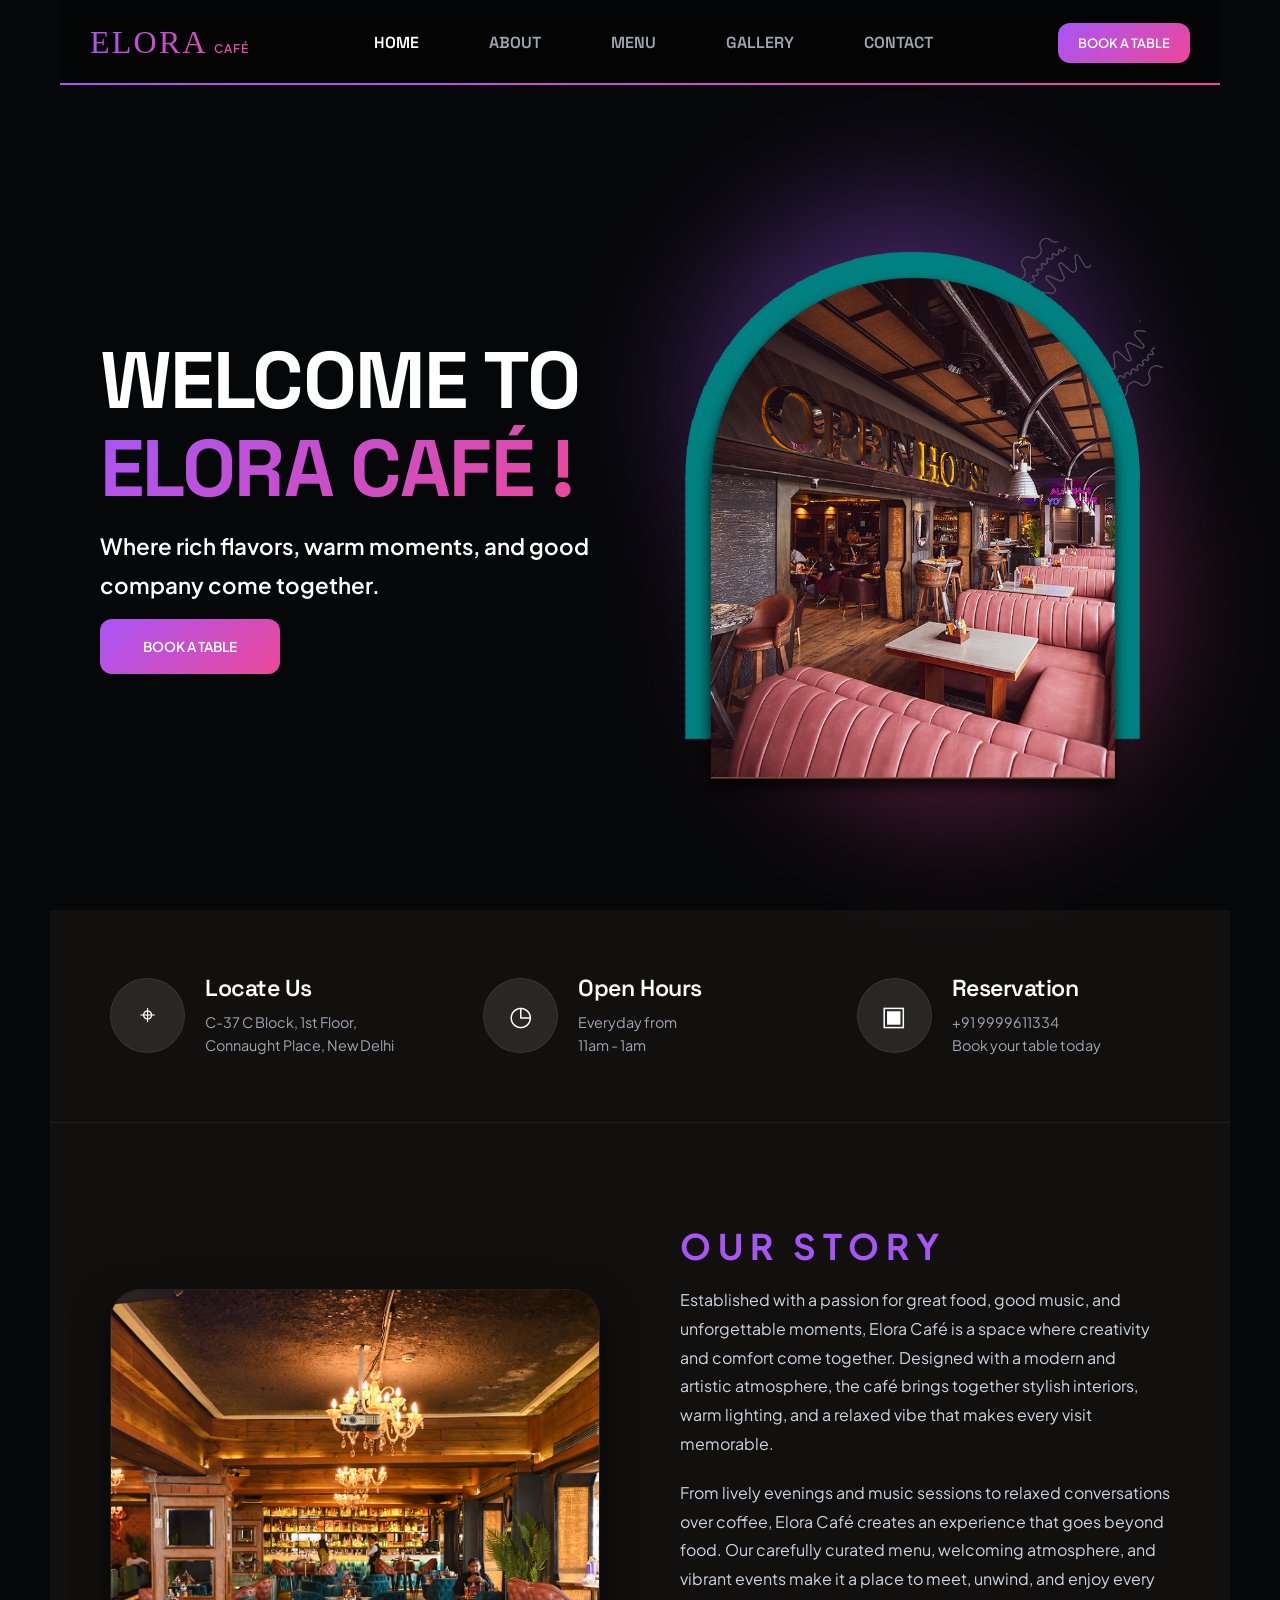
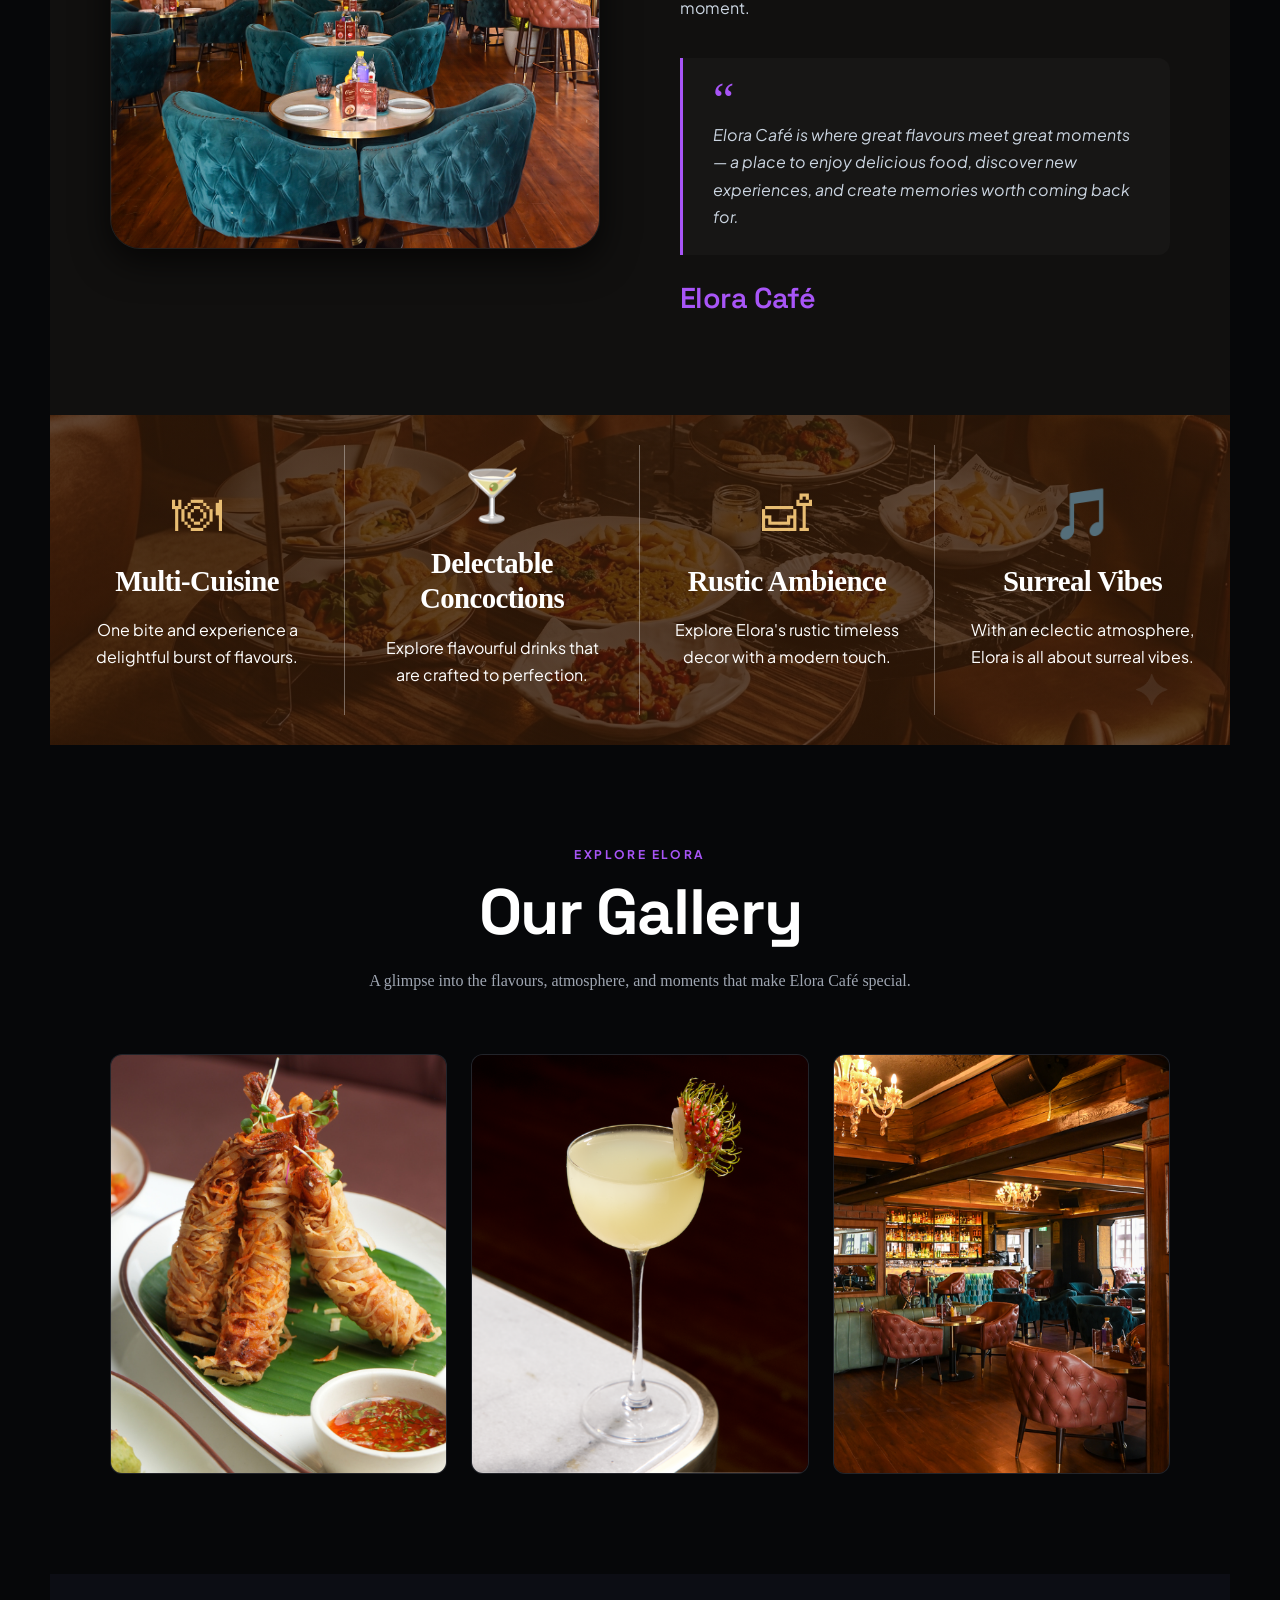
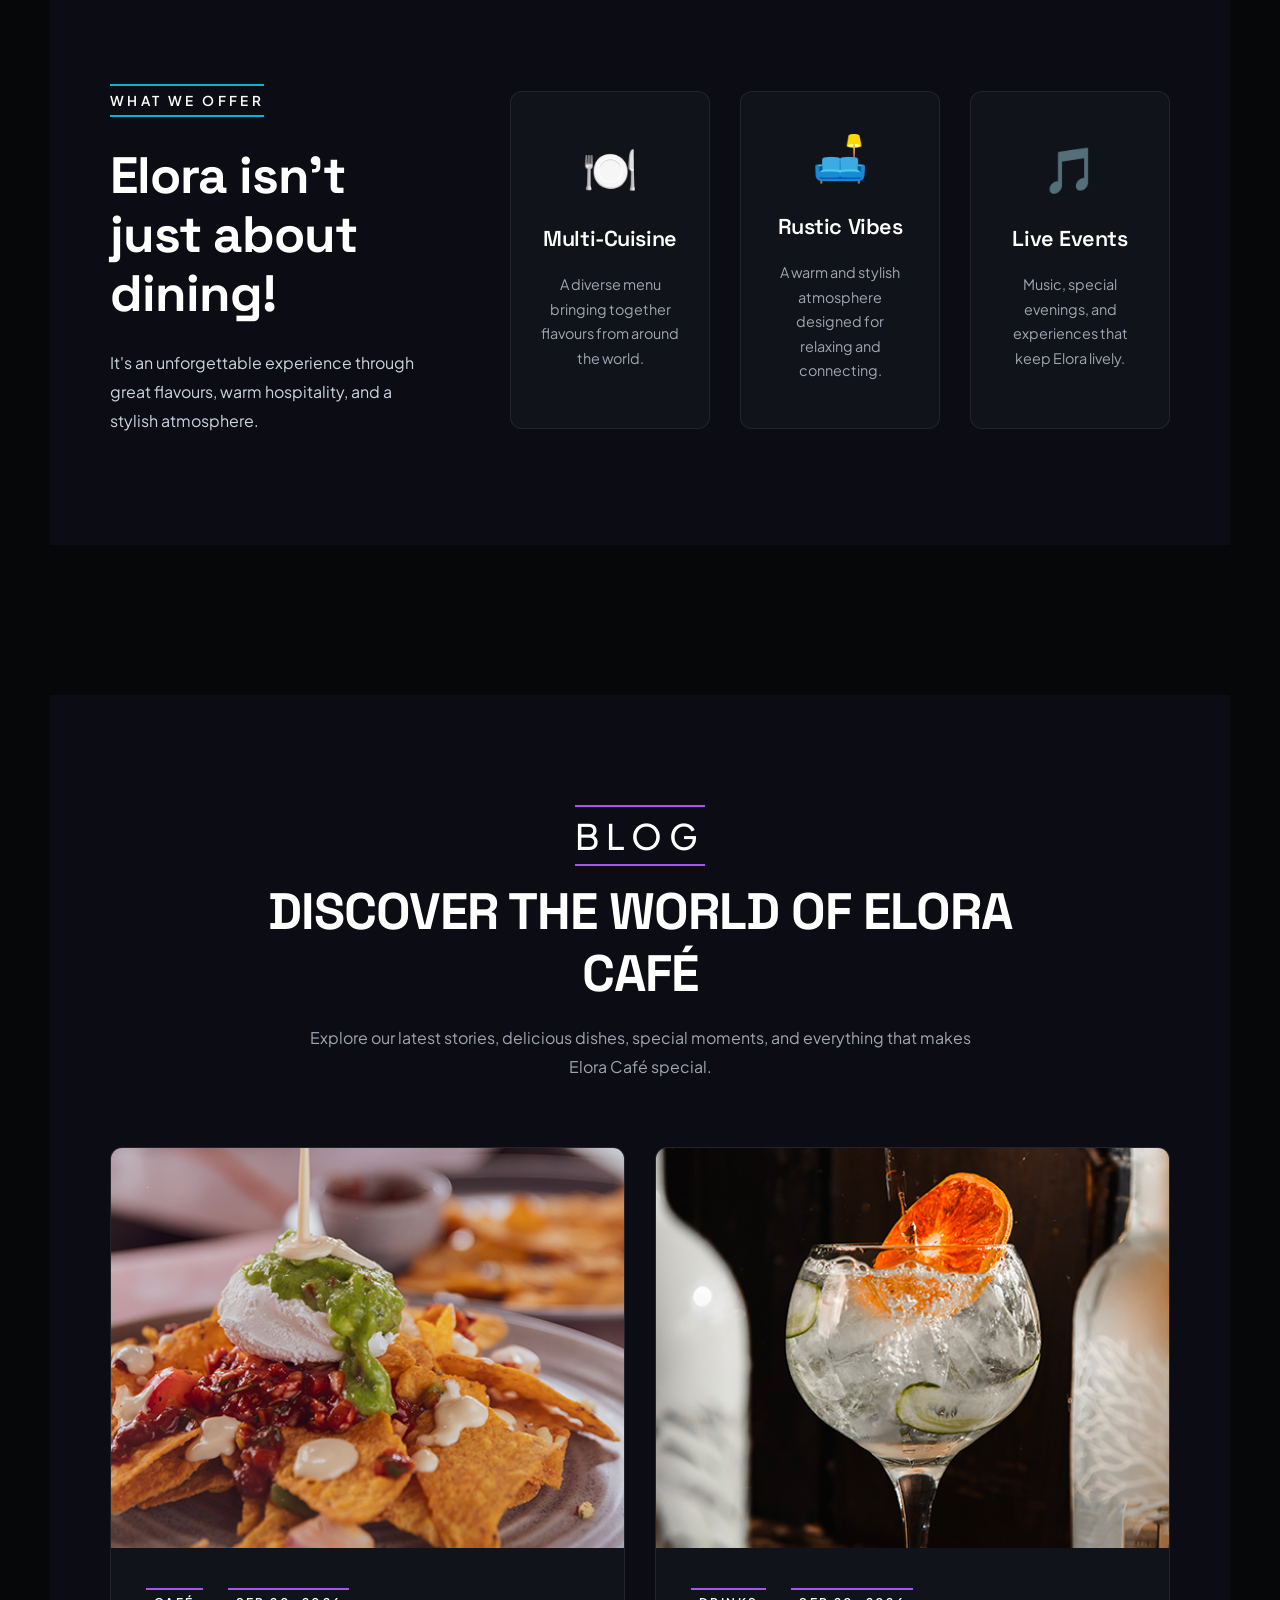
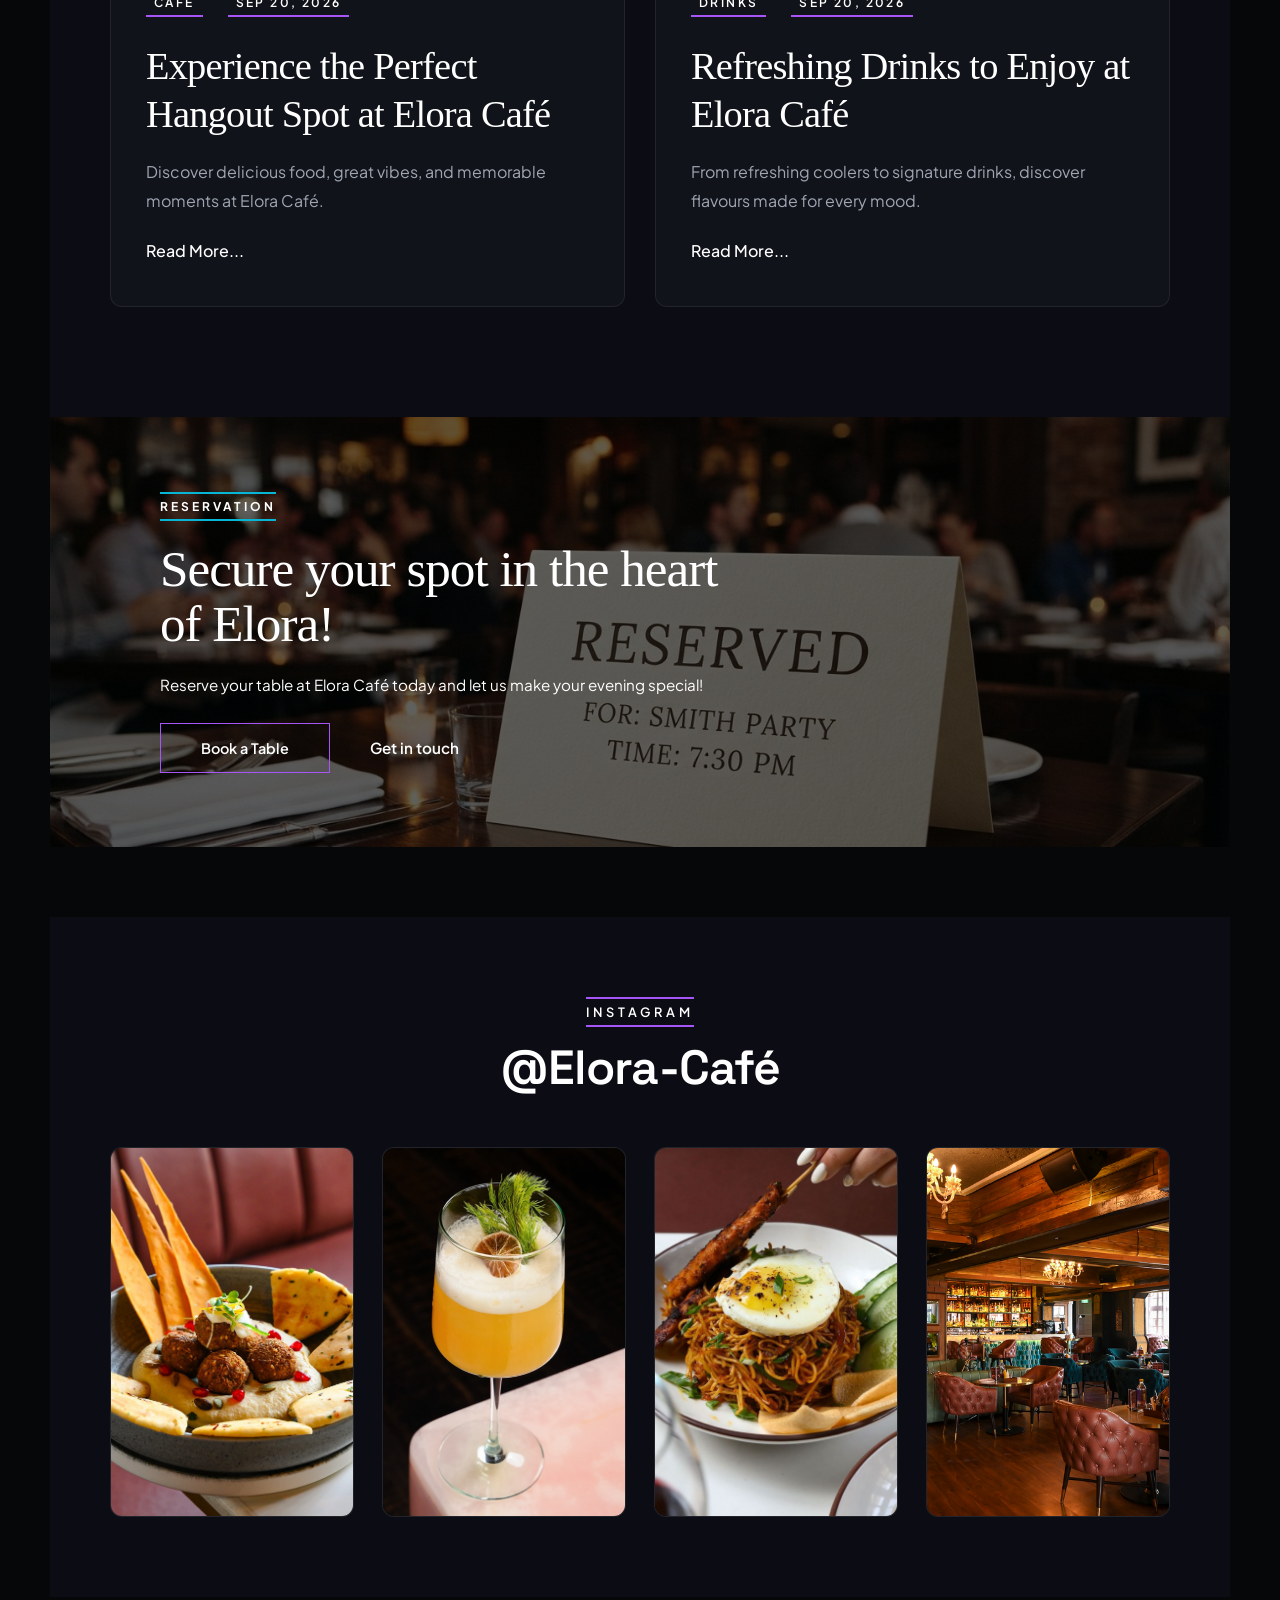
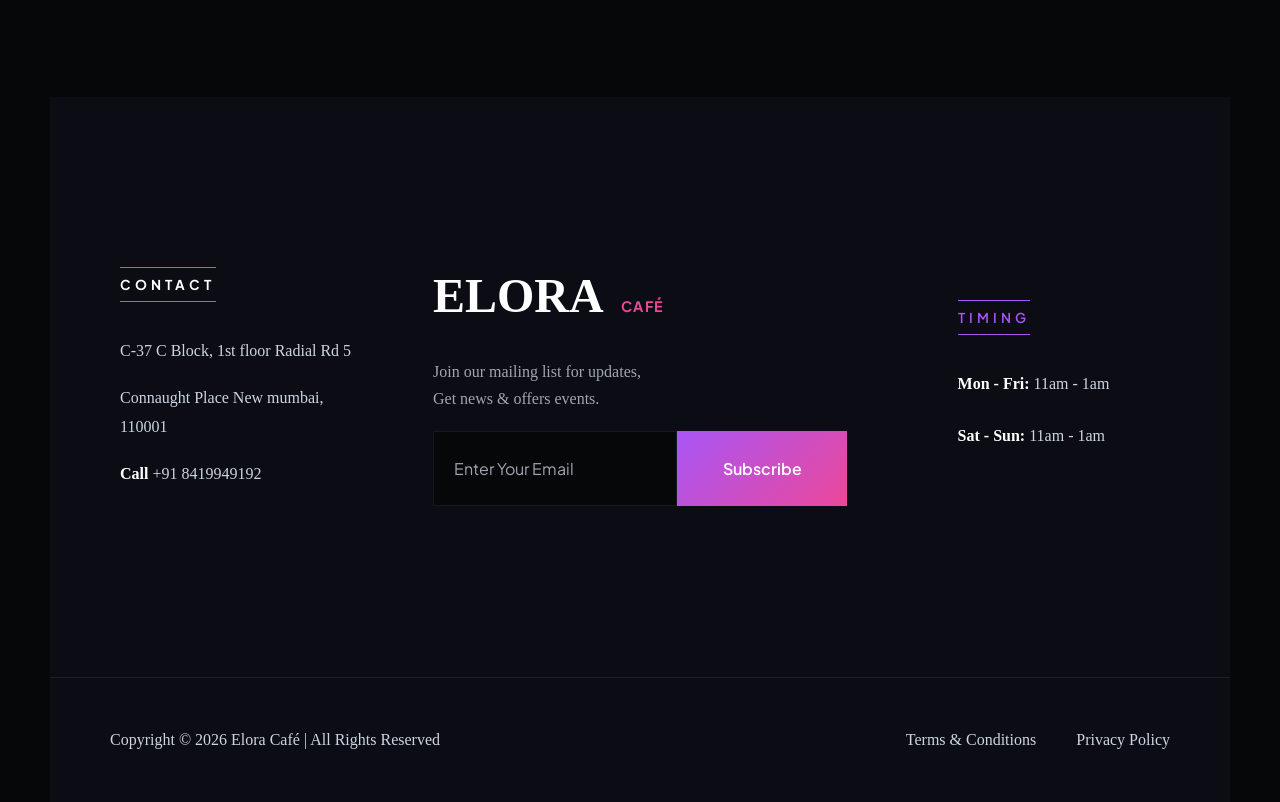
<file: index.html>
<!doctype html>
<html lang="en">
  <head>
    <meta charset="UTF-8" />
    <meta name="viewport" content="width=device-width, initial-scale=1.0" />
    <title>Elora Café</title>
    <link rel="stylesheet" href="style.css" />
  </head>
  <body>
    <header class="navbar">
      <a href="#" class="logo"> Elora<span>Café</span> </a>

      <nav class="nav">
        <a href="index.html" class="active">Home</a>
        <a href="about.html">About</a>
        <a href="menu.html">Menu</a>
        <a href="gallery.html">Gallery</a>
        <a href="contact.html">Contact</a>
      </nav>

      <a href="#reservation" class="header-btn"> Book a Table </a>
    </header>

   <main>  
<section id="hero">

        <div class="left-hero">
           <h1> Welcome to <br><span id="gradient-text">Elora Café !</span></h1>
          <p><strong>Where rich flavors, warm moments, and good company come together.
          </strong>
          </p>

          <a href="#reservation" id="hero-btn"> Book a Table </a>

        </div>

        <div class="right-hero">
          <div class="glow orb1"></div>
          <div class="glow orb2"></div>
          <img src="photo/banner1.png" alt="1" />
        </div>

</section>

    <section class="cafe-details">

    <div class="info-section">

        <div class="info-box">

            <div class="info-icon">
                ⌖
            </div>

            <div class="info-content">
                <h3>Locate Us</h3>

                <p>
                    C-37 C Block, 1st Floor,<br>
                    Connaught Place, New Delhi
                </p>
            </div>

        </div>


        <div class="info-box">

            <div class="info-icon">
                ◷
            </div>

            <div class="info-content">
                <h3>Open Hours</h3>

                <p>
                    Everyday from<br>
                    11am - 1am
                </p>
            </div>

        </div>


        <div class="info-box">

            <div class="info-icon">
                ▣
            </div>

            <div class="info-content">
                <h3>Reservation</h3>

                <p>
                    +91 9999611334<br>
                    Book your table today
                </p>
            </div>

        </div>

    </div>


    <!-- THE STORY -->

    <div class="story-section">

        <div class="story-image">

            <img
                src="photo/our-story.png"
                alt="Inside Elora Café"
            >

        </div>


        <div class="story-content">

            <span class="story-label">
                OUR STORY
            </span>

            <!-- <h2>
                The Story Behind<br>
                Elora Café
            </h2> -->

            <p>
               Established with a passion for great food, good music, and unforgettable moments, Elora Café is a space where creativity and comfort come together. Designed with a modern and artistic atmosphere, the café brings together stylish interiors, warm lighting, and a relaxed vibe that makes every visit memorable.
            </p>

            <p>
                From lively evenings and music sessions to relaxed conversations over coffee, Elora Café creates an experience that goes beyond food. Our carefully curated menu, welcoming atmosphere, and vibrant events make it a place to meet, unwind, and enjoy every moment.
            </p>

            <div class="story-quote">

                <span>“</span>

                <p>
                Elora Café is where great flavours meet great moments — a place to enjoy delicious food, discover new experiences, and create memories worth coming back for.
                </p>

            </div>

            <h3>
                Elora Café
            </h3>

        </div>

    </div>

</section>

<section class="cafe-highlights">

    <div class="highlight-item">

        <div class="highlight-icon">
            🍽
        </div>

        <h3>Multi-Cuisine</h3>

        <p>
            One bite and experience a delightful
            burst of flavours.
        </p>

    </div>


    <div class="highlight-item">

        <div class="highlight-icon">
            🍸
        </div>

        <h3>Delectable Concoctions</h3>

        <p>
            Explore flavourful drinks that are
            crafted to perfection.
        </p>

    </div>


    <div class="highlight-item">

        <div class="highlight-icon">
            🛋
        </div>

        <h3>Rustic Ambience</h3>

        <p>
            Explore Elora's rustic timeless
            decor with a modern touch.
        </p>

    </div>


    <div class="highlight-item">

        <div class="highlight-icon">
            🎵
        </div>

        <h3>Surreal Vibes</h3>

        <p>
            With an eclectic atmosphere, Elora
            is all about surreal vibes.
        </p>

    </div>

</section>

<section class="gallery-section" id="gallery">

    <div class="gallery-heading">

        <span>EXPLORE ELORA</span>

        <h2><a href="Gallery" > Our Gallery </a></h2>
      
        <p>
            A glimpse into the flavours, atmosphere,
            and moments that make Elora Café special.
        </p>

    </div>


    <div class="gallery-grid">

        <div class="gallery-item gallery-large">
          <img src="photo/Gallery.1.png" alt="Elora Café food Gallery">
           <figcaption> Gallery</figcaption>
          
        </div>

        <div class="gallery-item">
            <img src="photo/gallery11.png" alt="Elora Café interior Drinks">
                <figcaption>Drinks</figcaption>

        </div>

        <div class="gallery-item">
        <img src="photo/gallery21.png" alt="Elora Café dishes Ambience">
        <figcaption>Ambience</figcaption>

        </div>

    </div>

</section>

<section class="offer-section">

    <div class="offer-intro">

        <span>WHAT WE OFFER</span>

        <h2>
            Elora isn't just
            about dining!
        </h2>

        <p>
            It's an unforgettable experience through
            great flavours, warm hospitality, and
            a stylish atmosphere.
        </p>

    </div>


    <div class="offer-cards">

        <div class="offer-card">

            <div class="offer-icon">🍽️</div>

            <h3>Multi-Cuisine</h3>

            <p>
                A diverse menu bringing together
                flavours from around the world.
            </p>

        </div>


        <div class="offer-card">

            <div class="offer-icon">🛋️</div>

            <h3>Rustic Vibes</h3>

            <p>
                A warm and stylish atmosphere
                designed for relaxing and connecting.
            </p>

        </div>


        <div class="offer-card">

            <div class="offer-icon">🎵</div>

            <h3>Live Events</h3>

            <p>
                Music, special evenings, and experiences
                that keep Elora lively.
            </p>

        </div>

    </div>

</section>

<section class="blog-section" id="blog">

    <div class="blog-heading">

        <span>BLOG</span>

        <h2>Discover the World of Elora Café</h2>

        <p>
            Explore our latest stories, delicious dishes,
            special moments, and everything that makes
            Elora Café special.
        </p>

    </div>


    <div class="blog-grid">

        <!-- BLOG CARD 1 -->

        <article class="blog-card">

            <div class="blog-image">
                <img src="photo/blog1.jpg" alt="Elora Café food">
            </div>

            <div class="blog-content">

                <div class="blog-meta">
                    <span>CAFÉ</span>
                    <span>SEP 20, 2026</span>
                </div>

                <h3>
                    Experience the Perfect Hangout
                    Spot at Elora Café
                </h3>

                <p>
                    Discover delicious food, great vibes,
                    and memorable moments at Elora Café.
                </p>

                <a href="#" class="blog-read">
                    Read More...
                </a>

            </div>

        </article>


        <!-- BLOG CARD 2 -->

        <article class="blog-card">

            <div class="blog-image">
                <img src="photo/blog2.jpg" alt="Elora Café drinks">
            </div>

            <div class="blog-content">

                <div class="blog-meta">
                    <span>DRINKS</span>
                    <span>SEP 20, 2026</span>
                </div>

                <h3>
                    Refreshing Drinks to Enjoy
                    at Elora Café
                </h3>

                <p>
                    From refreshing coolers to signature
                    drinks, discover flavours made for every mood.
                </p>

                <a href="#" class="blog-read">
                    Read More...
                </a>

            </div>

        </article>

    </div>

</section>

<section class="reservation-section" id="reservation">

    <div class="reservation-content">

        <span class="reservation-label">RESERVATION</span>

        <h2>
            Secure your spot in
            the heart of Elora!
        </h2>

        <p>
            Reserve your table at Elora Café today
            and let us make your evening special!
        </p>

        <div class="reservation-actions">

            <a href="#" class="reservation-btn">
                Book a Table
            </a>

            <a href="#contact" class="reservation-contact">
                Get in touch
            </a>

        </div>

    </div>

</section>

<section class="instagram-section">

    <div class="instagram-heading">

        <span>INSTAGRAM</span>

        <h2>@Elora-Café</h2>

    </div>


    <div class="instagram-grid">

        <div class="instagram-item">
            <img src="photo/insta2.png" alt="Elora Café food">
        </div>

        <div class="instagram-item">
            <img src="photo/insta3.png" alt="Elora Café dish">
        </div>

        <div class="instagram-item">
            <img src="photo/instagram1.png" alt="Elora Café drink">
        </div>

        <div class="instagram-item">
            <img src="photo/gallery21.png" alt="Elora Café interior">
        </div>

    </div>

</section>
  </main>

<footer class="footer">

    <div class="footer-main">

        <div class="footer-contact">
            <span class="footer-title">CONTACT</span>

            <p>C-37 C Block, 1st floor Radial Rd 5</p>
            <p>Connaught Place New mumbai, 110001</p>
            <p><strong>Call</strong> +91 8419949192</p>
        </div>


        <div class="footer-center">

            <div class="footer-logo">
                ELORA <span>CAFÉ</span>
            </div>

            <p>
                Join our mailing list for updates,<br>
                Get news & offers events.
            </p>
<br>
            <form class="footer-form">
                <input type="email" placeholder="Enter Your Email">
                <button type="submit">Subscribe</button>
            </form>

        </div>


        <div class="footer-timing">

            <span class="footer-title">TIMING</span>

            <p><strong>Mon - Fri:</strong> 11am - 1am</p>
            <p><strong>Sat - Sun:</strong> 11am - 1am</p>

        </div>

    </div>


    <div class="footer-bottom">

        <p>
            Copyright © 2026 Elora Café | All Rights Reserved
        </p>

        <div class="footer-links">
            <a href="#">Terms & Conditions</a>
            <a href="#">Privacy Policy</a>
        </div>

    </div>

</footer>

    <script src="script.js"></script>
  </body>
</html>
</file>
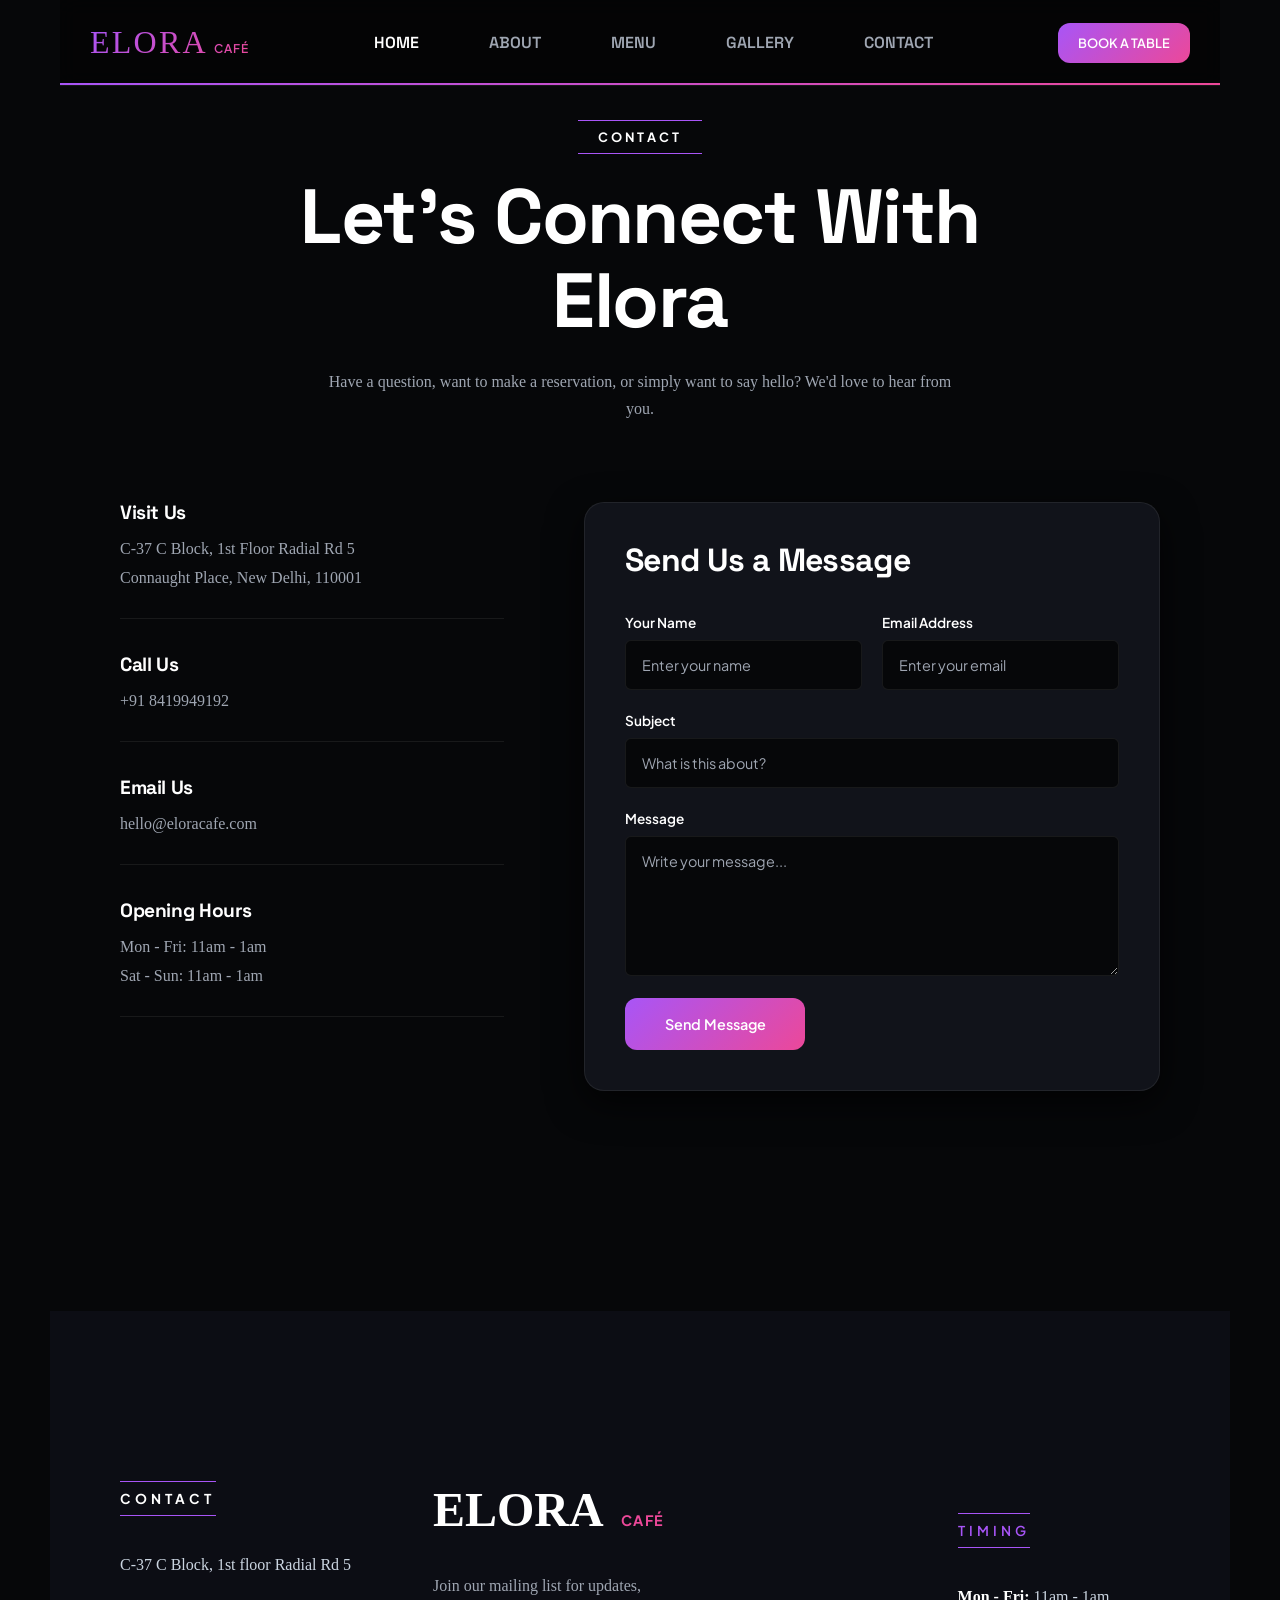
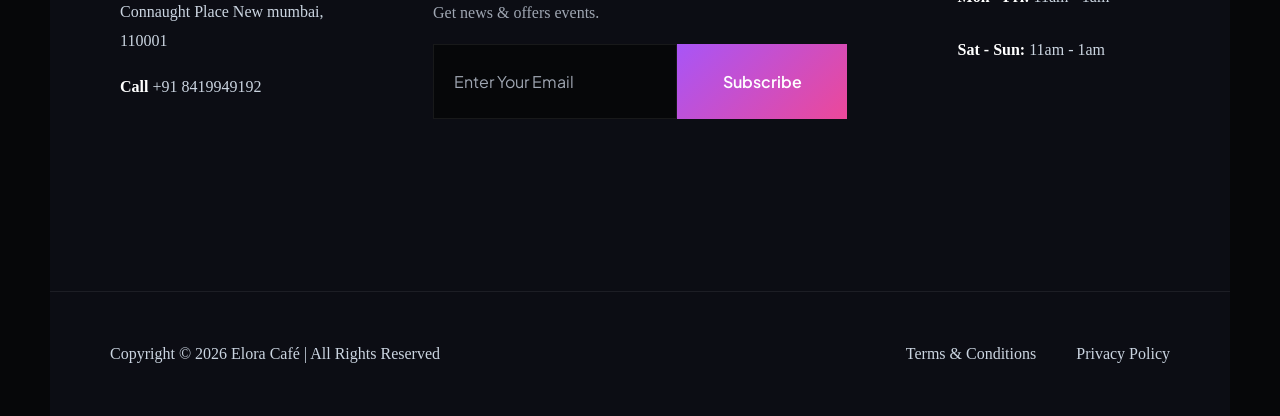
<file: contact.html>
<!DOCTYPE html>
<html lang="en">
<head>
    <meta charset="UTF-8">
    <meta name="viewport" content="width=device-width, initial-scale=1.0">
    <title>Document</title>
   <link rel="stylesheet" href="style.css" />
</head>
<body>
    <header class="navbar">
      <a href="#" class="logo"> Elora<span>Café</span> </a>

      <nav class="nav">
        <a href="index.html" class="active">Home</a>
        <a href="about.html">About</a>
        <a href="menu.html">Menu</a>
        <a href="gallery.html">Gallery</a>
        <a href="contact.html">Contact</a>
      </nav>

      <a href="#reservation" class="header-btn"> Book a Table </a>
    </header>

   <section class="contact-page" id="contact">

    <div class="contact-heading">
        <span>CONTACT</span>
        <h1>Let's Connect With Elora</h1>
        <p>
            Have a question, want to make a reservation, or simply want
            to say hello? We'd love to hear from you.
        </p>
    </div>

    <div class="contact-container">

        <!-- Contact Information -->
        <div class="contact-info">

            <div class="contact-box">
                <h3>Visit Us</h3>
                <p>
                    C-37 C Block, 1st Floor Radial Rd 5<br>
                    Connaught Place, New Delhi, 110001
                </p>
            </div>

            <div class="contact-box">
                <h3>Call Us</h3>
                <p>+91 8419949192</p>
            </div>

            <div class="contact-box">
                <h3>Email Us</h3>
                <p>hello@eloracafe.com</p>
            </div>

            <div class="contact-box">
                <h3>Opening Hours</h3>
                <p>
                    Mon - Fri: 11am - 1am<br>
                    Sat - Sun: 11am - 1am
                </p>
            </div>

        </div>


        <!-- Contact Form -->
        <div class="contact-form">

            <h2>Send Us a Message</h2>

            <form>

                <div class="form-row">

                    <div class="form-group">
                        <label for="name">Your Name</label>
                        <input
                            type="text"
                            id="name"
                            placeholder="Enter your name"
                        >
                    </div>

                    <div class="form-group">
                        <label for="email">Email Address</label>
                        <input
                            type="email"
                            id="email"
                            placeholder="Enter your email"
                        >
                    </div>

                </div>

                <div class="form-group">
                    <label for="subject">Subject</label>
                    <input
                        type="text"
                        id="subject"
                        placeholder="What is this about?"
                    >
                </div>

                <div class="form-group">
                    <label for="message">Message</label>
                    <textarea
                        id="message"
                        rows="6"
                        placeholder="Write your message..."
                    ></textarea>
                </div>

                <button type="submit" class="contact-btn">
                    Send Message
                </button>

            </form>

        </div>

    </div>

</section>

    <script src="script.js"></script>
<footer class="footer">

    <div class="footer-main">

        <div class="footer-contact">
            <span class="footer-title">CONTACT</span>

            <p>C-37 C Block, 1st floor Radial Rd 5</p>
            <p>Connaught Place New mumbai, 110001</p>
            <p><strong>Call</strong> +91 8419949192</p>
        </div>


        <div class="footer-center">

            <div class="footer-logo">
                ELORA <span>CAFÉ</span>
            </div>

            <p>
                Join our mailing list for updates,<br>
                Get news & offers events.
            </p>
<br>
            <form class="footer-form">
                <input type="email" placeholder="Enter Your Email">
                <button type="submit">Subscribe</button>
            </form>

        </div>


        <div class="footer-timing">

            <span class="footer-title">TIMING</span>

            <p><strong>Mon - Fri:</strong> 11am - 1am</p>
            <p><strong>Sat - Sun:</strong> 11am - 1am</p>

        </div>

    </div>


    <div class="footer-bottom">

        <p>
            Copyright © 2026 Elora Café | All Rights Reserved
        </p>

        <div class="footer-links">
            <a href="#">Terms & Conditions</a>
            <a href="#">Privacy Policy</a>
        </div>

    </div>

</footer>

</body>
</html>
</file>
<file: style.css>
@import url("https://fonts.googleapis.com/css2?family=Plus+Jakarta+Sans:wght@300;400;500;600;700;800&family=Space+Grotesk:wght@400;500;600;700;800&display=swap");

* {
  padding: 0;
  margin: 0;
  box-sizing: border-box;
}

:root {
  /* Brand Theme Colors */
  --color-primary: #a855f7;
  --color-primary-glow: rgba(168, 85, 247, 0.25);
  --color-secondary: #ec4899;
  --color-secondary-glow: rgba(236, 72, 153, 0.25);
  --color-accent: #06b6d4;

  /* Base & Layout Backgrounds */
  --color-bg-base: #060709;
  --color-bg-section: #0c0d14;
  --color-bg-footer: #161922;
  --color-surface: #11131a;
  --color-surface-muted: #1e212f;

  /* Borders */
  --color-border: rgba(255, 255, 255, 0.07);

  /* Typography Text Colors */
  --white: #ffffff;
  --color-text-body: #cbd5e1;
  --color-text-muted: #9fa6b2;
  --font-display: "Space Grotesk", sans-serif;
  --font-body: "Plus Jakarta Sans", sans-serif;
  --radius-sm: 6px;
  --radius-md: 12px;
  --radius-lg: 20px;
  --shadow-sm: 0 4px 12px rgba(0, 0, 0, 0.5);
  --shadow-md: 0 12px 36px rgba(0, 0, 0, 0.7);
  --shadow-lg: 0 24px 64px rgba(0, 0, 0, 0.9);
  --gradient-accent: linear-gradient(
    135deg,
    var(--color-primary) 0%,
    var(--color-secondary) 100%
  );
  --gradient-secondary: linear-gradient(
    135deg,
    var(--color-accent) 0%,
    #3b82f6 100%
  );
}

html {
  font-size: 16px;
}

h1,
h2,
h3,
h4,
h5,
h6 {
  font-family: var(--font-display);
  font-weight: 700;
  line-height: 1.1;
  letter-spacing: -0.02em;
  color: var(--white);
}

h1 {
  font-size: clamp(2.4rem, 6vw, 5rem);
}

h2 {
  font-size: clamp(1.8rem, 4vw, 3rem);
}

h3 {
  font-size: clamp(1.2rem, 2.5vw, 1.75rem);
}

h4 {
  font-size: 1.125rem;
  font-weight: 600;
}

p {
  font-size: 1rem;
  line-height: 1.7;
  color: var(--color-text-muted);
}

small {
  font-size: 0.8rem;
  color: var(--color-text-muted);
}

strong {
  color: var(--white);
  font-weight: 600;
}

em {
  color: var(--color-text-body);
}

ul {
  list-style: none;
}

a {
  /* color: inherit; */
  color: rgb(180, 175, 175);
  text-decoration: none;
}

body {
  background-color: var(--color-bg-base);
  padding: 0 50px;
  opacity: 1;
}

header {
  position: fixed;

  left: 60px;
  right: 60px;

  background-color: rgba(4, 4, 4, 0.604);
  backdrop-filter: blur(10px);
  -webkit-backdrop-filter: blur(10px);

  display: flex;
  justify-content: space-between;
  align-items: center;

  padding: 20px 30px;

  border-bottom: 1px solid var(--color-border);

  text-transform: uppercase;

  z-index: 10;
}

/* =========================
   LOGO
========================= */

.logo {
  font-size: 2rem;
  letter-spacing: 0.07em;
  background: var(--gradient-accent);
  background-clip: text;
  -webkit-background-clip: text;
  color: transparent;
  -webkit-text-fill-color: transparent;
}

.logo span {
  color: white;

  font-family: var(--font-body);
  font-size: 0.75rem;
  font-weight: 600;

  margin-left: 6px;
  letter-spacing: 0.08em;
}
/* =========================
   NAVIGATION
========================= */

.nav {
  display: flex;
  align-items: center;
  gap: 30px;
}

.nav a {
  font-family: var(--font-display);
  color: var(--color-text-muted);
  padding: 12px 20px;
  border-radius: var(--radius-sm);
  font-weight: 600;
  text-wrap: nowrap;
}

.nav a:hover {
  background-color: rgba(32, 31, 31, 0.605);
  color: var(--white);
}

.nav a::after {
  content: "";

  position: absolute;
  left: 0;
  bottom: 0;

  width: 0;
  height: 2px;

  background: var(--gradient-accent);

  transition: width 0.3s ease;
}

.nav a:hover::after,
.nav a.active::after {
  width: 100%;
}

.nav a.active {
  color: var(--white);
}

/* =========================
   BOOK A TABLE BUTTON
========================= */

.header-btn {
  display: inline-flex;
  align-items: center;
  justify-content: center;

  padding: 12px 20px;

  background: var(--gradient-accent);

  border-radius: var(--radius-md);

  color: var(--white);

  font-family: var(--font-body);
  font-size: 0.8rem;
  font-weight: 600;

  transition:
    transform 0.3s ease,
    box-shadow 0.3s ease;
}

.header-btn:hover {
  transform: translateY(-2px);

  box-shadow: 0 8px 25px var(--color-primary-glow);
}

@media (max-width: 800px) {
  header {
    left: 25px;
    right: 25px;
    padding: 18px 20px;
  }

  .nav {
    gap: 18px;
  }

  .nav a {
    font-size: 0.75rem;
  }

  .header-btn {
    padding: 10px 14px;
    font-size: 0.72rem;
  }
}

@media (max-width: 600px) {
  header {
    left: 15px;
    right: 15px;
    padding: 16px 18px;
  }

  .nav {
    display: none;
  }

  .logo {
    font-size: 1.3rem;
  }

  .header-btn {
    padding: 10px 14px;
  }
}

main {
  padding-top: 100px;
}

#hero {
  height: 90vh;
  display: flex;
  justify-content: space-between;
  align-items: center;
  padding: 80px 50px;
}

.left-hero {
  display: flex;
  flex-direction: column;
  gap: 15px;
  max-width: 690px;
}

.left-hero h1 {
  font-size: 5rem;
  text-transform: uppercase;
}

#gradient-text {
  background: var(--gradient-accent);
  background-clip: text;
  -webkit-background-clip: text;
  color: transparent;
  -webkit-text-fill-color: transparent;
}

#hero p {
  font-size: 1.4rem;
  font-family: var(--font-body);
}

#hero-btn {
  width: 180px;
  height: 55px;

  display: inline-flex;
  align-items: center;
  justify-content: center;

  background: var(--gradient-accent);
  color: var(--white);

  border-radius: var(--radius-md);

  font-family: var(--font-body);
  font-size: 0.85rem;
  font-weight: 600;

  text-transform: uppercase;

  transition:
    transform 0.3s ease,
    box-shadow 0.3s ease;
}

#hero-btn:hover {
  transform: translateY(-2px);
  box-shadow: 0 8px 25px var(--color-primary-glow);
}

/* =========================
   RIGHT HERO
========================= */

.right-hero {
  flex: 1;

  display: flex;
  justify-content: flex-end;
  align-items: center;

  height: 600px;

  position: relative;

  overflow: visible;
}

/* =========================
   HERO IMAGE
========================= */

.right-hero img {
  width: 500px;
  height: 600px;

  object-fit: cover;
  object-position: center;

  display: block;

  position: relative;
  z-index: 2;

  border-radius: 250px 250px 0 0;

  border: 1px solid transparent;

  transition:
    transform 0.3s ease,
    border 0.3s ease,
    box-shadow 0.3s ease;

  animation: figure-animate 4s ease-in-out infinite alternate;
}

/* =========================
   IMAGE HOVER
========================= */

.right-hero img:hover {
  transform: scale(1.02);

  border: 1px solid var(--color-primary);

  box-shadow: var(--shadow-lg);
}

/* =========================
   IMAGE FLOAT ANIMATION
========================= */

@keyframes figure-animate {
  0% {
    transform: translateY(0);
  }

  100% {
    transform: translateY(-20px);
  }
}

/* =========================
   GLOW ORBS
========================= */

.glow {
  width: 400px;
  height: 400px;

  position: absolute;

  border-radius: 50%;

  filter: blur(70px);

  opacity: 0.4;

  z-index: 1;

  pointer-events: none;

  animation: orb-animate 6s ease-in-out infinite alternate;
}

/* =========================
   GLOW ANIMATION
========================= */

@keyframes orb-animate {
  0% {
    opacity: 0.25;
    transform: scale(0.9);
  }

  100% {
    opacity: 0.65;
    transform: scale(1.1);
  }
}

/* =========================
   PURPLE ORB
========================= */

.orb1 {
  top: 0;
  left: 5%;

  background-color: var(--color-primary);
}

/* =========================
   PINK ORB
========================= */

.orb2 {
  bottom: 0;
  right: 5%;

  background-color: var(--color-secondary);
}

/* =========================
   RESPONSIVE
========================= */

@media (max-width: 1000px) {
  .right-hero {
    height: 550px;
  }

  .right-hero img {
    width: 450px;
    height: 550px;

    border-radius: 225px 225px 0 0;
  }

  .glow {
    width: 350px;
    height: 350px;
  }
}

@media (max-width: 768px) {
  .right-hero {
    width: 100%;
    height: 500px;

    margin-top: 30px;
  }

  .right-hero img {
    width: 400px;
    height: 500px;

    border-radius: 200px 200px 0 0;
  }

  .glow {
    width: 300px;
    height: 300px;

    filter: blur(60px);
  }
}

@media (max-width: 500px) {
  .right-hero {
    height: 420px;
  }

  .right-hero img {
    width: 320px;
    height: 420px;

    border-radius: 160px 160px 0 0;
  }

  .glow {
    width: 240px;
    height: 240px;

    filter: blur(50px);
  }
}

/* =========================
   OUR EXPERIENCE
========================= */

/* =========================
   CAFE DETAILS
========================= */

.cafe-details {
  width: 100%;
  background-color: #11100f;
}

/* =========================
   LOCATION / HOURS / RESERVATION
========================= */

.info-section {
  width: 100%;

  display: grid;
  grid-template-columns: repeat(3, 1fr);

  align-items: center;

  gap: 60px;

  padding: 65px 60px;

  background-color: #11100f;

  border-bottom: 1px solid var(--color-border);
}

.info-box {
  display: flex;
  align-items: center;

  gap: 20px;

  min-width: 0;
}

.info-icon {
  width: 75px;
  height: 75px;

  min-width: 75px;

  display: flex;
  align-items: center;
  justify-content: center;

  border-radius: 50%;

  background-color: #292724;

  border: 1px solid var(--color-border);

  color: var(--white);

  font-size: 27px;

  transition:
    transform 0.3s ease,
    background-color 0.3s ease,
    box-shadow 0.3s ease;
}

.info-box:hover .info-icon {
  transform: translateY(-4px);

  background: var(--gradient-accent);

  box-shadow: 0 10px 30px var(--color-primary-glow);
}

.info-content {
  display: flex;
  flex-direction: column;

  gap: 8px;
}

.info-content h3 {
  margin: 0;

  color: var(--white);

  font-family: var(--font-display);

  font-size: 1.45rem;

  font-weight: 600;

  line-height: 1.2;
}

.info-content p {
  margin: 0;

  color: var(--color-text-muted);

  font-family: var(--font-body);

  font-size: 0.9rem;

  line-height: 1.6;
}

/* =========================
   THE STORY
========================= */

.story-section {
  width: 100%;

  display: grid;

  grid-template-columns: 1fr 1fr;

  align-items: center;

  gap: 80px;

  padding: 100px 60px;

  background-color: #11100f;
}

/* =========================
   STORY IMAGE
========================= */

.story-image {
  width: 100%;

  height: 560px;

  overflow: hidden;

  border-radius: 30px;

  border: 1px solid var(--color-border);

  box-shadow: var(--shadow-md);

  position: relative;
}

.story-image img {
  width: 100%;
  height: 100%;

  display: block;

  object-fit: cover;

  object-position: center;

  transition: transform 0.6s ease;
}

.story-image:hover img {
  transform: scale(1.04);
}

.story-image::after {
  content: "";

  position: absolute;

  inset: 0;

  background: linear-gradient(
    135deg,
    rgba(168, 85, 247, 0.08),
    transparent 50%,
    rgba(236, 72, 153, 0.08)
  );

  pointer-events: none;
}

/* =========================
   STORY CONTENT
========================= */

.story-content {
  max-width: 580px;
}

.story-label {
  display: inline-block;

  margin-bottom: 18px;

  color: var(--color-primary);

  font-family: var(--font-body);

  font-size: 2.2rem;
  font-weight: 700;

  letter-spacing: 0.2em;

  text-transform: uppercase;
}

.story-content h2 {
  margin-bottom: 28px;

  color: var(--white);

  font-family: var(--font-display);

  font-size: clamp(2.5rem, 4vw, 4rem);

  font-weight: 700;

  line-height: 1.05;
}

.story-content > p {
  margin-bottom: 20px;

  color: var(--color-text-body);

  font-family: var(--font-body);

  font-size: 1rem;

  line-height: 1.8;
}

/* =========================
   STORY QUOTE
========================= */

.story-quote {
  position: relative;

  margin-top: 35px;

  padding: 25px 30px;

  border-left: 3px solid var(--color-primary);

  background-color: rgba(255, 255, 255, 0.025);

  border-radius: 0 var(--radius-md) var(--radius-md) 0;
}

.story-quote span {
  display: block;

  margin-bottom: 5px;

  color: var(--color-primary);

  font-family: Georgia, serif;

  font-size: 3rem;

  line-height: 0.7;
}

.story-quote p {
  margin: 0;

  color: var(--color-text-body);

  font-family: var(--font-body);

  font-size: 1rem;

  font-style: italic;

  line-height: 1.7;
}

.story-content h3 {
  margin-top: 28px;

  color: var(--color-primary);

  font-family: var(--font-display);

  font-size: 1.8rem;

  font-weight: 600;
}

/* =========================
   CAFE HIGHLIGHTS
========================= */

.cafe-highlights {
  width: 100%;
  height: 330px;

  display: grid;
  grid-template-columns: repeat(4, 1fr);

  background-image:
    linear-gradient(rgba(45, 23, 8, 0.72), rgba(45, 23, 8, 0.72)),
    url("photo/background.png");

  background-size: cover;
  background-position: center;
  background-repeat: no-repeat;

  align-items: center;
}

/* =========================
   EACH FEATURE
========================= */

.highlight-item {
  height: 270px;

  display: flex;
  flex-direction: column;

  align-items: center;
  justify-content: center;

  text-align: center;

  padding: 20px 30px;

  border-right: 1px solid rgba(255, 255, 255, 0.35);
}

/* Remove line from last item */

.highlight-item:last-child {
  border-right: none;
}

/* =========================
   ICON
========================= */

.highlight-icon {
  margin-bottom: 25px;

  font-size: 50px;

  color: #e8bd72;

  line-height: 1;
}

/* =========================
   TITLE
========================= */

.highlight-item h3 {
  margin-bottom: 18px;

  color: #ffffff;

  font-family: Georgia, serif;

  font-size: 1.8rem;

  font-weight: 600;

  line-height: 1.2;
}

/* =========================
   DESCRIPTION
========================= */

.highlight-item p {
  max-width: 320px;

  margin: 0;

  color: #ffffff;

  font-family: var(--font-body);

  font-size: 1rem;

  line-height: 1.7;
}



.gallery-section {
    width: 100%;
    padding: 100px 60px;
    background-color: var(--color-bg-base);
}

.gallery-heading {
    max-width: 650px;
    margin: 0 auto 60px;
    text-align: center;
}

.gallery-heading span {
    display: inline-block;
    margin-bottom: 15px;
    color: var(--color-primary);
    font-family: var(--font-body);
    font-size: 0.75rem;
    font-weight: 700;
    letter-spacing: 0.2em;
    text-transform: uppercase;
}

.gallery-heading h2 {
    margin-bottom: 20px;
    font-size: clamp(2.5rem, 5vw, 4rem);
}

.gallery-heading h2 a {
    color: var(--white);
}

.gallery-heading p {
    color: var(--color-text-muted);
    font-size: 1rem;
    line-height: 1.7;
}


/* =========================
   GALLERY GRID
========================= */

.gallery-grid {
    width: 100%;
    display: grid;
    grid-template-columns: repeat(3, 1fr);
    gap: 24px;
}

.gallery-item {
    position: relative;
    width: 100%;
    height: 420px;
    overflow: hidden;
    border-radius: var(--radius-md);
    border: 1px solid var(--color-border);
    background-color: var(--color-surface);
}

.gallery-item img {
    width: 100%;
    height: 100%;
    display: block;
    object-fit: cover;
    transition: transform 0.5s ease;
}


/* =========================
   IMAGE HOVER
========================= */

.gallery-item::after {
    content: "";
    position: absolute;
    inset: 0;
    background: linear-gradient(
        to top,
        rgba(0, 0, 0, 0.65),
        transparent 60%
    );
    opacity: 0;
    transition: opacity 0.4s ease;
}

.gallery-item:hover img {
    transform: scale(1.05);
}

.gallery-item:hover::after {
    opacity: 1;
}


/* =========================
   CAPTION
========================= */

.gallery-item figcaption,
.gallery-item > figcaption {
    position: absolute;
    left: 25px;
    bottom: 20px;
    z-index: 2;

    color: var(--white);
    font-family: var(--font-display);
    font-size: 1.2rem;
    font-weight: 600;

    opacity: 0;
    transform: translateY(10px);
    transition: all 0.4s ease;
}

.gallery-item:hover figcaption {
    opacity: 1;
    transform: translateY(0);
}


/* =========================
   TABLET
========================= */

@media (max-width: 900px) {

    .gallery-section {
        padding: 80px 40px;
    }

    .gallery-grid {
        grid-template-columns: repeat(2, 1fr);
    }

    .gallery-item {
        height: 350px;
    }
}


/* =========================
   MOBILE
========================= */

@media (max-width: 600px) {

    .gallery-section {
        padding: 65px 25px;
    }

    .gallery-grid {
        grid-template-columns: 1fr;
        gap: 18px;
    }

    .gallery-item {
        height: 320px;
    }
}

/* =========================
   WHAT WE OFFER
========================= */

.offer-section {
  width: auto;

  padding: 110px 60px;

  background-color: var(--color-bg-section);

  display: grid;

  grid-template-columns: 1fr 2fr;

  gap: 70px;

  align-items: center;
}

/* =========================
   OFFER INTRO
========================= */

.offer-intro {
  max-width: 500px;
}

.offer-intro span {
  display: inline-block;

  padding: 6px 0;

  margin-bottom: 30px;

  border-top: 2px solid var(--color-accent);

  border-bottom: 2px solid var(--color-accent);

  color: var(--white);

  font-family: var(--font-body);

  font-size: 0.85rem;

  font-weight: 600;

  letter-spacing: 0.25em;

  text-transform: uppercase;
}

.offer-intro h2 {
  margin-bottom: 25px;

  color: var(--white);

  font-family: var(--font-display);

  font-size: clamp(2.5rem, 4vw, 4rem);

  font-weight: 700;

  line-height: 1.15;
}

.offer-intro p {
  max-width: 500px;

  color: var(--color-text-body);

  font-family: var(--font-body);

  font-size: 1rem;

  line-height: 1.8;
}

/* =========================
   OFFER CARDS
========================= */

.offer-cards {
  display: grid;

  grid-template-columns: repeat(3, 1fr);

  gap: 30px;
}

.offer-card {
  min-height: 280px;

  padding: 45px 30px;

  background-color: var(--color-surface);

  border: 1px solid var(--color-border);

  border-radius: var(--radius-md);

  display: flex;

  flex-direction: column;

  align-items: center;

  justify-content: center;

  text-align: center;

  transition:
    transform 0.3s ease,
    background-color 0.3s ease,
    border-color 0.3s ease;
}

.offer-card:hover {
  transform: translateY(-8px);

  background-color: var(--color-surface-muted);

  border-color: var(--color-primary);
}

/* =========================
   ICON
========================= */

.offer-icon {
  margin-bottom: 30px;

  font-size: 45px;

  line-height: 1;

  color: var(--color-accent);
}

/* =========================
   CARD TITLE
========================= */

.offer-card h3 {
  margin-bottom: 18px;

  color: var(--white);

  font-family: var(--font-display);

  font-size: 1.35rem;

  font-weight: 600;

  line-height: 1.4;
}

/* =========================
   CARD TEXT
========================= */

.offer-card p {
  max-width: 220px;

  color: var(--color-text-muted);

  font-family: var(--font-body);

  font-size: 0.9rem;

  line-height: 1.7;
}

/* =========================
   RESPONSIVE
========================= */

@media (max-width: 1000px) {
  .offer-section {
    grid-template-columns: 1fr;

    gap: 50px;

    padding: 90px 40px;
  }

  .offer-intro {
    max-width: 650px;

    text-align: center;

    margin: auto;
  }

  .offer-intro p {
    margin: auto;
  }
}

@media (max-width: 700px) {
  .offer-section {
    padding: 70px 25px;
  }

  .offer-cards {
    grid-template-columns: 1fr;
  }

  .offer-card {
    min-height: 260px;
  }
}

/* =========================
   BLOG SECTION
========================= */

.blog-section {
  width: 100%;

  margin-top: 150px;

  padding: 110px 60px;

  background-color: var(--color-bg-section);
}

/* =========================
   BLOG HEADING
========================= */

.blog-heading {
  max-width: 750px;

  margin: 0 auto 65px;

  text-align: center;
}

.blog-heading span {
  display: inline-block;

  padding: 6px 0;

  margin-bottom: 15px;

  border-top: 2px solid var(--color-primary);

  border-bottom: 2px solid var(--color-primary);

  color: var(--white);

  font-family: var(--font-body);

  font-size: 2.2rem;

  font-weight: 500;

  letter-spacing: 0.2em;

  text-transform: uppercase;
}

.blog-heading h2 {
  margin-bottom: 20px;

  color: var(--white);

  font-family: var(--font-display);

  font-size: clamp(2.2rem, 4vw, 3.5rem);

  font-weight: 700;

  line-height: 1.2;
  text-transform: uppercase;
}

.blog-heading p {
  max-width: 700px;

  margin: auto;

  color: var(--color-text-muted);

  font-family: var(--font-body);

  font-size: 1rem;

  line-height: 1.8;
}

/* =========================
   BLOG GRID
========================= */

.blog-grid {
  width: 100%;

  display: grid;

  grid-template-columns: repeat(2, 1fr);

  gap: 30px;
}

/* =========================
   BLOG CARD
========================= */

.blog-card {
  overflow: hidden;

  background-color: var(--color-surface);

  border: 1px solid var(--color-border);

  border-radius: var(--radius-md);

  transition:
    transform 0.3s ease,
    border-color 0.3s ease;
}

.blog-card:hover {
  transform: translateY(-5px);

  border-color: var(--color-primary);
}

/* =========================
   BLOG IMAGE
========================= */

.blog-image {
  width: 100%;

  height: 400px;

  overflow: hidden;
}

.blog-image img {
  width: 100%;

  height: 100%;

  display: block;

  object-fit: cover;

  transition: transform 0.6s ease;
}

.blog-card:hover .blog-image img {
  transform: scale(1.05);
}

/* =========================
   BLOG CONTENT
========================= */

.blog-content {
  padding: 40px 35px 45px;
}

/* =========================
   BLOG META
========================= */

.blog-meta {
  display: flex;

  gap: 25px;

  margin-bottom: 25px;
}

.blog-meta span {
  padding: 5px 8px;

  border-top: 2px solid var(--color-primary);

  border-bottom: 2px solid var(--color-primary);

  color: var(--white);

  font-family: var(--font-body);

  font-size: 0.75rem;

  font-weight: 600;

  letter-spacing: 0.2em;

  text-transform: uppercase;
}

/* =========================
   BLOG TITLE
========================= */

.blog-content h3 {
  margin-bottom: 20px;

  color: var(--white);

  font-family: Georgia, serif;

  font-size: clamp(1.8rem, 3vw, 2.5rem);

  font-weight: 500;

  line-height: 1.25;
}

/* =========================
   BLOG DESCRIPTION
========================= */

.blog-content p {
  margin-bottom: 25px;

  color: var(--color-text-muted);

  font-family: var(--font-body);

  font-size: 1rem;

  line-height: 1.8;
}

/* =========================
   READ MORE
========================= */

.blog-read {
  color: var(--white);

  font-family: var(--font-body);

  font-size: 1rem;

  font-weight: 500;

  transition: color 0.3s ease;
}

.blog-read:hover {
  color: var(--color-primary);
}

/* =========================
   RESPONSIVE
========================= */

@media (max-width: 800px) {
  .blog-section {
    margin-top: 50px;

    padding: 80px 40px;
  }

  .blog-grid {
    grid-template-columns: 1fr;
  }

  .blog-image {
    height: 350px;
  }
}

@media (max-width: 600px) {
  .blog-section {
    margin-top: 40px;

    padding: 65px 25px;
  }

  .blog-heading {
    margin-bottom: 45px;
  }

  .blog-image {
    height: 280px;
  }

  .blog-content {
    padding: 30px 25px 35px;
  }

  .blog-meta {
    gap: 15px;

    flex-wrap: wrap;
  }
}

/* =========================
   RESERVATION SECTION
========================= */

.reservation-section {
  width: 100%;

  min-height: 430px;

  padding: 60px 60px;

  display: flex;

  align-items: center;

  background-image:
    linear-gradient(rgba(0, 0, 0, 0.62), rgba(0, 0, 0, 0.62)),
    url("photo/reservation.jpg");

  background-size: cover;

  background-position: center;

  background-repeat: no-repeat;
  gap: 50px;
}

/* =========================
   RESERVATION CONTENT
========================= */

.reservation-content {
  max-width: 650px;

  margin-left: 50px;
}

/* =========================
   RESERVATION LABEL
========================= */

.reservation-label {
  display: inline-block;

  padding: 5px 0;

  margin-bottom: 20px;

  border-top: 2px solid var(--color-accent);

  border-bottom: 2px solid var(--color-accent);

  color: var(--white);

  font-family: var(--font-body);

  font-size: 0.75rem;

  font-weight: 700;

  letter-spacing: 0.25em;

  text-transform: uppercase;
}

/* =========================
   RESERVATION HEADING
========================= */

.reservation-content h2 {
  max-width: 600px;

  margin-bottom: 20px;

  color: var(--white);

  font-family: Georgia, serif;

  font-size: clamp(2.5rem, 4vw, 3.8rem);

  font-weight: 500;

  line-height: 1.08;
}

/* =========================
   DESCRIPTION
========================= */

.reservation-content p {
  margin-bottom: 25px;

  color: var(--white);

  font-family: var(--font-body);

  font-size: 0.95rem;

  line-height: 1.7;
}

/* =========================
   ACTIONS
========================= */

.reservation-actions {
  display: flex;

  align-items: center;

  gap: 40px;
}

/* =========================
   BOOK TABLE BUTTON
========================= */

.reservation-btn {
  min-width: 170px;

  padding: 15px 22px;

  border: 1px solid var(--color-primary);

  color: var(--white);

  font-family: var(--font-body);

  font-size: 0.9rem;

  font-weight: 600;

  text-align: center;

  transition:
    background-color 0.3s ease,
    box-shadow 0.3s ease,
    transform 0.3s ease;
}

.reservation-btn:hover {
  background: var(--gradient-accent);

  color: var(--white);

  transform: translateY(-3px);

  box-shadow: 0 8px 25px var(--color-primary-glow);
}

/* =========================
   GET IN TOUCH
========================= */

.reservation-contact {
  color: var(--white);

  font-family: var(--font-body);

  font-size: 0.95rem;

  font-weight: 600;

  transition: color 0.3s ease;
}

.reservation-contact:hover {
  color: var(--color-primary);
}

/* =========================
   RESPONSIVE
========================= */

@media (max-width: 900px) {
  .reservation-section {
    min-height: 400px;

    padding: 55px 40px;
  }

  .reservation-content {
    margin-left: 0;
  }

  .reservation-content h2 {
    font-size: clamp(2.3rem, 7vw, 3.5rem);
  }
}

@media (max-width: 600px) {
  .reservation-section {
    min-height: 450px;

    padding: 50px 25px;
  }

  .reservation-actions {
    flex-direction: column;

    align-items: flex-start;

    gap: 20px;
  }

  .reservation-content h2 {
    font-size: 2.5rem;
  }
}
/* =========================
   INSTAGRAM SECTION
========================= */

.instagram-section {
  width: 100%;

  margin-top: 100px;

  padding: 80px 60px;

  background-color: var(--color-bg-section);
}

/* =========================
   INSTAGRAM HEADING
========================= */

/* =========================
   INSTAGRAM SECTION
========================= */

.instagram-section {
  width: 100%;

  margin-top: 70px;

  padding: 80px 60px;

  background-color: var(--color-bg-section);
}

/* =========================
   INSTAGRAM HEADING
========================= */

.instagram-heading {
  text-align: center;

  margin-bottom: 50px;
}

.instagram-heading span {
  display: inline-block;

  padding: 5px 0;

  margin-bottom: 12px;

  border-top: 2px solid var(--color-primary);

  border-bottom: 2px solid var(--color-primary);

  color: var(--white);

  font-family: var(--font-body);

  font-size: 0.8rem;

  font-weight: 600;

  letter-spacing: 0.3em;

  text-transform: uppercase;
}

.instagram-heading h2 {
  color: var(--white);

  font-family: var(--font-display);

  font-size: clamp(2rem, 4vw, 3rem);

  font-weight: 600;

  line-height: 1.2;
}

/* =========================
   INSTAGRAM GRID
========================= */

.instagram-grid {
  width: 100%;

  display: grid;

  grid-template-columns: repeat(4, 1fr);

  gap: 28px;
}

/* =========================
   INSTAGRAM IMAGE
========================= */

.instagram-item {
  width: 100%;

  height: 370px;

  overflow: hidden;

  border-radius: var(--radius-md);

  border: 1px solid var(--color-border);

  background-color: var(--color-surface);

  cursor: pointer;
}

.instagram-item img {
  width: 100%;

  height: 100%;

  display: block;

  object-fit: cover;

  transition: transform 0.5s ease;
}

.instagram-item:hover img {
  transform: scale(1.06);
}

/* =========================
   RESPONSIVE
========================= */

@media (max-width: 900px) {
  .instagram-section {
    margin-top: 60px;

    padding: 70px 40px;
  }

  .instagram-grid {
    grid-template-columns: repeat(2, 1fr);

    gap: 20px;
  }

  .instagram-item {
    height: 300px;
  }
}

@media (max-width: 600px) {
  .instagram-section {
    margin-top: 50px;

    padding: 60px 25px;
  }

  .instagram-grid {
    grid-template-columns: 1fr;

    gap: 15px;
  }

  .instagram-item {
    height: 300px;
  }
}

/* =========================
   FOOTER
========================= */

/* =========================
   FOOTER
========================= */

.footer {
  width: 100%;
  background-color: var(--color-bg-section);
  color: var(--white);
}

/* =========================
   FOOTER MAIN
========================= */

.footer-main {
  min-height: 600px;
  padding: 100px 60px 80px;

  display: grid;
  grid-template-columns: 1fr 1.4fr 1fr;
  align-items: center;

  gap: 60px;
}

/* =========================
   FOOTER HEADINGS
========================= */

.footer-title {
  display: inline-block;

  margin-bottom: 35px;
  padding: 8px 0;

  border-top: 1px solid var(--color-primary);
  border-bottom: 1px solid var(--color-primary);

  color: var(--white);

  font-family: var(--font-body);
  font-size: 0.85rem;
  font-weight: 700;

  letter-spacing: 0.3em;
  text-transform: uppercase;
}

/* =========================
   CONTACT
========================= */

.footer-contact p {
  max-width: 350px;

  margin-bottom: 18px;

  color: var(--color-text-body);

  font-size: 1rem;
  line-height: 1.8;
}

.footer-contact .phone {
  margin-top: 25px;
}

.footer-contact .phone span {
  color: var(--color-primary);
  font-weight: 600;
}

/* =========================
   CENTER / NEWSLETTER
========================= */

.footer-newsletter {
  text-align: center;
}

.footer-logo {
  margin-bottom: 35px;

  color: var(--white);

  font-family: Georgia, serif;
  font-size: 3rem;
  font-weight: 700;
}

.footer-logo span {
  margin-left: 8px;

  color: var(--color-secondary);

  font-family: var(--font-body);
  font-size: 0.9rem;
  letter-spacing: 0.1em;
}

.footer-newsletter p {
  max-width: 400px;

  margin: 0 auto 45px;

  color: var(--color-text-body);

  font-size: 1rem;
  line-height: 1.7;
}

/* =========================
   EMAIL FORM
========================= */

.footer-form {
  max-width: 620px;
  height: 75px;

  margin: auto;

  display: flex;
}

.footer-form input {
  flex: 1;

  padding: 0 20px;

  border: 1px solid var(--color-border);
  outline: none;

  background-color: var(--color-bg-base);

  color: var(--white);

  font-family: var(--font-body);
  font-size: 1rem;
}

.footer-form input::placeholder {
  color: var(--color-text-muted);
}

.footer-form button {
  width: 170px;

  border: none;

  background: var(--gradient-accent);

  color: var(--white);

  font-family: var(--font-body);
  font-size: 1rem;
  font-weight: 600;

  cursor: pointer;

  transition:
    transform 0.3s ease,
    box-shadow 0.3s ease;
}

.footer-form button:hover {
  transform: translateY(-2px);

  box-shadow: 0 8px 25px var(--color-primary-glow);
}

/* =========================
   TIMING
========================= */

.footer-timing {
  justify-self: center;
}

.footer-timing p {
  margin-bottom: 25px;

  color: var(--color-text-body);

  font-size: 1rem;
}

.footer-timing span {
  color: var(--color-primary);
  font-weight: 600;
}

/* =========================
   SOCIAL ICONS
========================= */

.footer-social {
  display: flex;
  justify-content: flex-end;

  gap: 20px;

  margin-bottom: 50px;
}

.footer-social a {
  width: 48px;
  height: 48px;

  display: flex;
  align-items: center;
  justify-content: center;

  border: 1px solid var(--white);
  border-radius: 50%;

  color: var(--white);

  font-size: 1.1rem;

  transition: all 0.3s ease;
}

.footer-social a:hover {
  border-color: var(--color-primary);

  color: var(--color-primary);

  transform: translateY(-3px);
}

/* =========================
   FOOTER BOTTOM
========================= */

.footer-bottom {
  min-height: 125px;

  padding: 0 60px;

  display: flex;
  align-items: center;
  justify-content: space-between;

  border-top: 1px solid var(--color-border);
}

.footer-bottom p {
  color: var(--color-text-body);
}

.footer-links {
  display: flex;
  gap: 40px;
}

.footer-links a {
  color: var(--color-text-body);

  transition: color 0.3s ease;
}

.footer-links a:hover {
  color: var(--color-primary);
}

/* =========================
   RESPONSIVE
========================= */

@media (max-width: 900px) {
  .footer-main {
    grid-template-columns: 1fr;

    text-align: center;

    padding: 80px 40px;
  }

  .footer-contact,
  .footer-timing {
    justify-self: center;
  }

  .footer-contact p {
    margin-left: auto;
    margin-right: auto;
  }

  .footer-social {
    justify-content: center;
  }

  .footer-bottom {
    flex-direction: column;

    justify-content: center;

    gap: 20px;

    padding: 30px;
  }
}

@media (max-width: 600px) {
  .footer-main {
    padding: 70px 25px;
  }

  .footer-form {
    height: auto;

    flex-direction: column;

    gap: 10px;
  }

  .footer-form input,
  .footer-form button {
    width: 100%;
    height: 55px;
  }

  .footer-bottom {
    text-align: center;
  }

  .footer-links {
    gap: 20px;
  }
}
/* =========================
   SPACE BEFORE FOOTER
========================= */

.footer {
  margin-top: 100px;
}

/* =========================
   FOOTER MAIN SPACING
========================= */

.footer-main {
  min-height: 580px;

  display: grid;
  grid-template-columns: 1fr 1.5fr 1fr;

  gap: 60px;

  padding: 80px 70px;
}
/* =========================
   ABOUT PAGE
========================= */

/* =========================
   ABOUT HERO
========================= */

.about-hero {
    min-height: 650px;

    display: flex;
    align-items: center;

    padding: 140px 80px 80px;

    background:
        linear-gradient(
            rgba(6, 7, 9, 0.65),
            rgba(6, 7, 9, 0.9)
        ),
        url("photo/about-hero.jpg");

    background-size: cover;
    background-position: center;
}

.about-hero-content {
    max-width: 750px;
}

.about-label {
    display: inline-block;

    margin-bottom: 25px;

    padding: 8px 0;

    border-top: 1px solid var(--color-primary);
    border-bottom: 1px solid var(--color-primary);

    color: var(--white);

    font-family: var(--font-body);

    font-size: 0.8rem;

    font-weight: 700;

    letter-spacing: 0.25em;

    text-transform: uppercase;
}

.about-hero h1 {
    margin-bottom: 25px;

    color: var(--white);

    font-size: clamp(3.5rem, 7vw, 6rem);
}

.about-hero p {
    max-width: 650px;

    color: var(--color-text-body);

    font-size: 1.15rem;
}


/* =========================
   STORY
========================= */

.about-story {
    display: grid;

    grid-template-columns: 1fr 1fr;

    gap: 80px;

    align-items: center;

    padding: 120px 80px;

    background-color: var(--color-bg-section);
}

.about-story-image {
    height: 600px;

    overflow: hidden;

    border-radius: var(--radius-lg);
}

.about-story-image img {
    width: 100%;
    height: 100%;

    display: block;

    object-fit: cover;

    transition: transform 0.6s ease;
}

.about-story-image:hover img {
    transform: scale(1.05);
}

.about-story-content {
    max-width: 600px;
}

.about-story-content h2 {
    margin-bottom: 30px;

    font-size: clamp(2.5rem, 5vw, 4rem);
}

.about-story-content p {
    margin-bottom: 20px;

    color: var(--color-text-muted);

    line-height: 1.8;
}


/* =========================
   EXPERIENCE
========================= */

.about-experience {
    padding: 120px 70px;

    background-color: var(--color-bg-base);

    text-align: center;
}

.about-experience-heading {
    max-width: 700px;

    margin: 0 auto 70px;
}

.about-experience-heading h2 {
    margin-bottom: 20px;

    font-size: clamp(2.5rem, 5vw, 4rem);
}

.about-experience-heading p {
    color: var(--color-text-muted);
}


/* =========================
   FEATURES
========================= */

.about-features {
    display: grid;

    grid-template-columns: repeat(3, 1fr);

    max-width: 1200px;

    margin: auto;
}

.about-feature {
    min-height: 300px;

    padding: 45px 40px;

    border-right: 1px solid var(--color-border);
}

.about-feature:last-child {
    border-right: none;
}


/* FEATURE ICON */

.about-feature-icon {
    width: 65px;
    height: 65px;

    display: flex;

    align-items: center;
    justify-content: center;

    margin: 0 auto 25px;

    color: var(--color-primary);

    font-size: 32px;

    background: var(--color-primary-glow);

    border: 1px solid var(--color-primary);

    border-radius: 50%;
}

.about-feature h3 {
    margin-bottom: 18px;
}

.about-feature p {
    color: var(--color-text-muted);

    line-height: 1.7;
}


/* =========================
   CTA
========================= */

.about-cta {
    padding: 120px 60px;

    text-align: center;

    background:
        linear-gradient(
            rgba(6, 7, 9, 0.7),
            rgba(6, 7, 9, 0.85)
        ),
        url("photo/banner1.png");

    background-size: cover;

    background-position: center;
}

.about-cta > div {
    max-width: 750px;

    margin: auto;
}

.about-cta h2 {
    margin-bottom: 20px;

    font-size: clamp(2.8rem, 6vw, 5rem);
}

.about-cta p {
    max-width: 600px;

    margin: 0 auto 35px;
}

.about-btn {
    display: inline-flex;

    align-items: center;
    justify-content: center;

    min-width: 180px;

    height: 55px;

    padding: 0 25px;

    background: var(--gradient-accent);

    color: var(--white);

    border-radius: var(--radius-md);

    font-family: var(--font-body);

    font-weight: 600;

    text-transform: uppercase;

    transition: 0.3s ease;
}

.about-btn:hover {
    transform: translateY(-3px);

    box-shadow:
        0 10px 30px var(--color-primary-glow);
}


/* =========================
   ABOUT RESPONSIVE
========================= */

@media (max-width: 900px) {

    .about-hero {
        padding: 130px 40px 70px;
    }

    .about-story {
        grid-template-columns: 1fr;

        padding: 80px 40px;

        gap: 50px;
    }

    .about-story-image {
        height: 450px;
    }

    .about-features {
        grid-template-columns: 1fr;
    }

    .about-feature {
        border-right: none;

        border-bottom: 1px solid var(--color-border);
    }

    .about-feature:last-child {
        border-bottom: none;
    }
}


@media (max-width: 600px) {

    .about-hero {
        min-height: 550px;

        padding: 120px 25px 60px;
    }

    .about-story {
        padding: 70px 25px;
    }

    .about-story-image {
        height: 350px;
    }

    .about-experience {
        padding: 80px 25px;
    }

    .about-cta {
        padding: 80px 25px;
    }

}

/* ========================================
   MENU HERO
======================================== */

.menu-hero {
  min-height: 650px;
  display: flex;
  align-items: center;
  justify-content: center;
  text-align: center;

  padding: 150px 50px 100px;

  background:
    linear-gradient(rgba(6, 7, 9, 0.65), rgba(6, 7, 9, 0.9)),
    url("photo/banner1.png");

  background-size: cover;
  background-position: center;
}

.menu-hero-content {
  max-width: 850px;
}

.menu-label {
  display: inline-block;

  margin-bottom: 25px;

  padding: 8px 18px;

  color: var(--color-accent);

  border-top: 1px solid var(--color-accent);
  border-bottom: 1px solid var(--color-accent);

  font-size: 0.8rem;
  font-weight: 700;

  letter-spacing: 0.25em;
  text-transform: uppercase;
}

.menu-hero h1 {
  margin-bottom: 25px;

  font-size: clamp(3rem, 7vw, 6rem);
}

.menu-hero h1 span {
  background: var(--gradient-accent);

  -webkit-background-clip: text;
  -webkit-text-fill-color: transparent;
}

.menu-hero p {
  max-width: 650px;
  margin: auto;

  font-size: 1.05rem;
  line-height: 1.8;
}

/* ========================================
   MENU SECTION
======================================== */

.menu-section {
  width: 100%;

  padding: 110px 60px;

  background-color: var(--color-bg-section);
}

.menu-heading {
  max-width: 750px;

  margin: 0 auto 90px;

  text-align: center;
}

.menu-heading > span {
  display: inline-block;

  margin-bottom: 18px;

  color: var(--color-primary);

  font-size: 0.75rem;
  font-weight: 700;

  letter-spacing: 0.25em;
  text-transform: uppercase;
}

.menu-heading h2 {
  margin-bottom: 20px;

  font-size: clamp(2.3rem, 5vw, 4rem);
}

.menu-heading p {
  max-width: 600px;

  margin: auto;

  color: var(--color-text-muted);
}

/* ========================================
   MENU CATEGORY
======================================== */

.menu-category {
  max-width: 1250px;

  margin: 0 auto 100px;
}

.category-title {
  display: flex;
  align-items: center;
  gap: 20px;

  margin-bottom: 35px;

  border-bottom: 1px solid var(--color-border);

  padding-bottom: 18px;
}

.category-title span {
  color: var(--color-accent);

  font-family: var(--font-display);

  font-size: 0.85rem;
  font-weight: 700;

  letter-spacing: 0.15em;
}

.category-title h2 {
  font-size: clamp(1.8rem, 3vw, 2.5rem);
}

/* ========================================
   MENU GRID
======================================== */

.menu-grid {
  display: grid;

  grid-template-columns: repeat(3, 1fr);

  gap: 25px;
}

/* ========================================
   MENU CARD
======================================== */

.menu-card {
  overflow: hidden;

  background-color: var(--color-surface);

  border: 1px solid var(--color-border);

  border-radius: var(--radius-md);

  transition:
    transform 0.3s ease,
    border-color 0.3s ease,
    box-shadow 0.3s ease;
}

.menu-card:hover {
  transform: translateY(-7px);

  border-color: rgba(168, 85, 247, 0.45);

  box-shadow: 0 15px 40px rgba(0, 0, 0, 0.5);
}

.menu-card img {
  width: 100%;
  height: 250px;

  display: block;

  object-fit: cover;

  transition: transform 0.5s ease;
}

.menu-card:hover img {
  transform: scale(1.05);
}

.menu-card-content {
  padding: 25px;
}

.menu-name-price {
  display: flex;

  justify-content: space-between;
  align-items: center;

  gap: 15px;

  margin-bottom: 12px;
}

.menu-name-price h3 {
  font-size: 1.35rem;
}

.menu-name-price span {
  color: var(--color-accent);

  font-family: var(--font-display);

  font-size: 1rem;
  font-weight: 700;

  white-space: nowrap;
}

.menu-card p {
  font-size: 0.9rem;

  line-height: 1.7;
}

/* ========================================
   MENU CTA
======================================== */

.menu-cta {
  width: 100%;

  padding: 120px 50px;

  display: flex;
  justify-content: center;

  text-align: center;

  background:
    linear-gradient(rgba(6, 7, 9, 0.75), rgba(6, 7, 9, 0.9)),
    url("photo/banner1.png");

  background-size: cover;
  background-position: center;
}

.menu-cta div {
  max-width: 700px;
}

.menu-cta span {
  display: inline-block;

  margin-bottom: 20px;

  color: var(--color-primary);

  font-size: 0.75rem;
  font-weight: 700;

  letter-spacing: 0.25em;
}

.menu-cta h2 {
  margin-bottom: 20px;

  font-size: clamp(2.3rem, 5vw, 4rem);
}

.menu-cta p {
  margin-bottom: 30px;
}

.menu-cta a {
  display: inline-flex;

  align-items: center;
  justify-content: center;

  min-width: 180px;
  height: 55px;

  padding: 0 25px;

  color: var(--white);

  background: var(--gradient-accent);

  border-radius: var(--radius-md);

  font-size: 0.85rem;
  font-weight: 700;

  text-transform: uppercase;

  transition:
    transform 0.3s ease,
    box-shadow 0.3s ease;
}

.menu-cta a:hover {
  transform: translateY(-3px);

  box-shadow: 0 10px 30px var(--color-primary-glow);
}

/* ========================================
   RESPONSIVE
======================================== */

@media (max-width: 900px) {
  .menu-section {
    padding: 80px 40px;
  }

  .menu-grid {
    grid-template-columns: repeat(2, 1fr);
  }
}

@media (max-width: 600px) {
  .menu-hero {
    min-height: 550px;

    padding: 130px 25px 80px;
  }

  .menu-section {
    padding: 70px 25px;
  }

  .menu-heading {
    margin-bottom: 60px;
  }

  .menu-grid {
    grid-template-columns: 1fr;
  }

  .menu-category {
    margin-bottom: 70px;
  }

  .menu-card img {
    height: 230px;
  }

  .menu-cta {
    padding: 90px 25px;
  }
}
 

/* =========================
   GALLERY HERO
========================= */

.gallery-hero {
    width: 100%;
    min-height: 600px;

    display: flex;
    align-items: center;
    justify-content: center;

    padding: 150px 50px 100px;

    text-align: center;

    background:
        linear-gradient(
            rgba(6, 7, 9, 0.65),
            rgba(6, 7, 9, 0.9)
        ),
        url("photo/banner1.png");

    background-size: cover;
    background-position: center;
}


.gallery-hero-content {
    max-width: 850px;
}


.gallery-hero-content > span {
    display: inline-block;

    margin-bottom: 25px;

    color: var(--color-accent);

    font-family: var(--font-body);
    font-size: 0.8rem;
    font-weight: 700;

    letter-spacing: 0.25em;
    text-transform: uppercase;
}


.gallery-hero h1 {
    margin-bottom: 25px;

    color: var(--white);

    font-family: var(--font-display);

    font-size: clamp(3rem, 7vw, 6rem);

    line-height: 1.05;
}


.gallery-hero h1 span {
    background: var(--gradient-accent);

    -webkit-background-clip: text;
    -webkit-text-fill-color: transparent;
}


.gallery-hero p {
    max-width: 650px;

    margin: 0 auto;

    color: var(--color-text-muted);

    font-family: var(--font-body);

    font-size: 1rem;

    line-height: 1.8;
}


/* =========================
   GALLERY CTA
========================= */

.gallery-cta {
    width: 100%;

    padding: 110px 50px;

    display: flex;
    justify-content: center;

    text-align: center;

    background-color: var(--color-bg-section);
}


.gallery-cta > div {
    max-width: 750px;
}


.gallery-cta span {
    display: inline-block;

    margin-bottom: 20px;

    color: var(--color-primary);

    font-family: var(--font-body);

    font-size: 0.75rem;
    font-weight: 700;

    letter-spacing: 0.25em;
    text-transform: uppercase;
}


.gallery-cta h2 {
    margin-bottom: 20px;

    color: var(--white);

    font-family: var(--font-display);

    font-size: clamp(2.3rem, 5vw, 4rem);

    line-height: 1.1;
}


.gallery-cta p {
    max-width: 650px;

    margin: 0 auto 30px;

    color: var(--color-text-muted);

    font-family: var(--font-body);

    font-size: 1rem;

    line-height: 1.7;
}


.gallery-cta a {
    min-width: 180px;
    height: 55px;

    padding: 0 25px;

    display: inline-flex;

    align-items: center;
    justify-content: center;

    color: var(--white);

    background: var(--gradient-accent);

    border-radius: var(--radius-md);

    font-family: var(--font-body);

    font-size: 0.85rem;
    font-weight: 600;

    text-transform: uppercase;

    transition:
        transform 0.3s ease,
        box-shadow 0.3s ease;
}


.gallery-cta a:hover {
    transform: translateY(-3px);

    box-shadow:
        0 10px 30px var(--color-primary-glow);
}


/* =========================
   MOBILE
========================= */

@media (max-width: 600px) {

    .gallery-hero {
        min-height: 520px;
        padding: 130px 25px 80px;
    }

    .gallery-cta {
        padding: 80px 25px;
    }

}







/* =========================
   CONTACT PAGE
========================= */

.contact-page {
  width: 100%;
  min-height: 100vh;
  padding: 120px 70px;
  background-color: var(--color-bg-base);
}

/* =========================
   CONTACT HEADING
========================= */

.contact-heading {
  max-width: 750px;
  margin: 0 auto 80px;
  text-align: center;
}

.contact-heading span {
  display: inline-block;
  padding: 8px 20px;
  margin-bottom: 20px;

  color: var(--white);
  border-top: 1px solid var(--color-primary);
  border-bottom: 1px solid var(--color-primary);

  font-family: var(--font-body);
  font-size: 0.8rem;
  font-weight: 700;
  letter-spacing: 0.25em;
}

.contact-heading h1 {
  margin-bottom: 25px;
  color: var(--white);
}

.contact-heading p {
  max-width: 650px;
  margin: auto;
  color: var(--color-text-muted);
}

/* =========================
   CONTACT CONTAINER
========================= */

.contact-container {
  max-width: 1250px;
  margin: auto;

  display: grid;
  grid-template-columns: 0.8fr 1.2fr;
  gap: 80px;
}

/* =========================
   CONTACT INFORMATION
========================= */

.contact-info {
  display: flex;
  flex-direction: column;
  gap: 35px;
}

.contact-box {
  padding-bottom: 25px;
  border-bottom: 1px solid var(--color-border);
}

.contact-box h3 {
  margin-bottom: 12px;
  color: var(--white);
  font-size: 1.2rem;
}

.contact-box p {
  color: var(--color-text-muted);
  line-height: 1.8;
}

/* =========================
   CONTACT FORM
========================= */

.contact-form {
  padding: 40px;

  background-color: var(--color-surface);
  border: 1px solid var(--color-border);
  border-radius: var(--radius-lg);

  box-shadow: var(--shadow-md);
}

.contact-form h2 {
  margin-bottom: 35px;
  font-size: 2rem;
}

/* Form row */

.form-row {
  display: grid;
  grid-template-columns: 1fr 1fr;
  gap: 20px;
}

/* Form group */

.form-group {
  display: flex;
  flex-direction: column;
  margin-bottom: 22px;
}

.form-group label {
  margin-bottom: 9px;

  color: var(--white);
  font-family: var(--font-body);
  font-size: 0.85rem;
  font-weight: 600;
}

/* Inputs */

.form-group input,
.form-group textarea {
  width: 100%;
  padding: 15px 16px;

  background-color: var(--color-bg-base);
  color: var(--white);

  border: 1px solid var(--color-border);
  border-radius: var(--radius-sm);

  outline: none;

  font-family: var(--font-body);
  font-size: 0.9rem;

  transition:
    border-color 0.3s ease,
    box-shadow 0.3s ease;
}

.form-group textarea {
  resize: vertical;
}

/* Input focus */

.form-group input:focus,
.form-group textarea:focus {
  border-color: var(--color-primary);

  box-shadow: 0 0 0 3px var(--color-primary-glow);
}

/* Placeholder */

.form-group input::placeholder,
.form-group textarea::placeholder {
  color: var(--color-text-muted);
}

/* =========================
   SEND BUTTON
========================= */

.contact-btn {
  width: 180px;
  height: 52px;

  border: none;
  border-radius: var(--radius-md);

  background: var(--gradient-accent);
  color: var(--white);

  font-family: var(--font-body);
  font-size: 0.9rem;
  font-weight: 600;

  cursor: pointer;

  transition:
    transform 0.3s ease,
    box-shadow 0.3s ease;
}

.contact-btn:hover {
  transform: translateY(-3px);

  box-shadow: 0 10px 30px var(--color-primary-glow);
}

/* =========================
   RESPONSIVE
========================= */

@media (max-width: 900px) {
  .contact-page {
    padding: 90px 40px;
  }

  .contact-container {
    grid-template-columns: 1fr;
    gap: 50px;
  }
}

@media (max-width: 600px) {
  .contact-page {
    padding: 70px 25px;
  }

  .contact-heading {
    margin-bottom: 50px;
  }

  .form-row {
    grid-template-columns: 1fr;
    gap: 0;
  }

  .contact-form {
    padding: 25px;
  }

  .contact-btn {
    width: 100%;
  }
}
</file>
